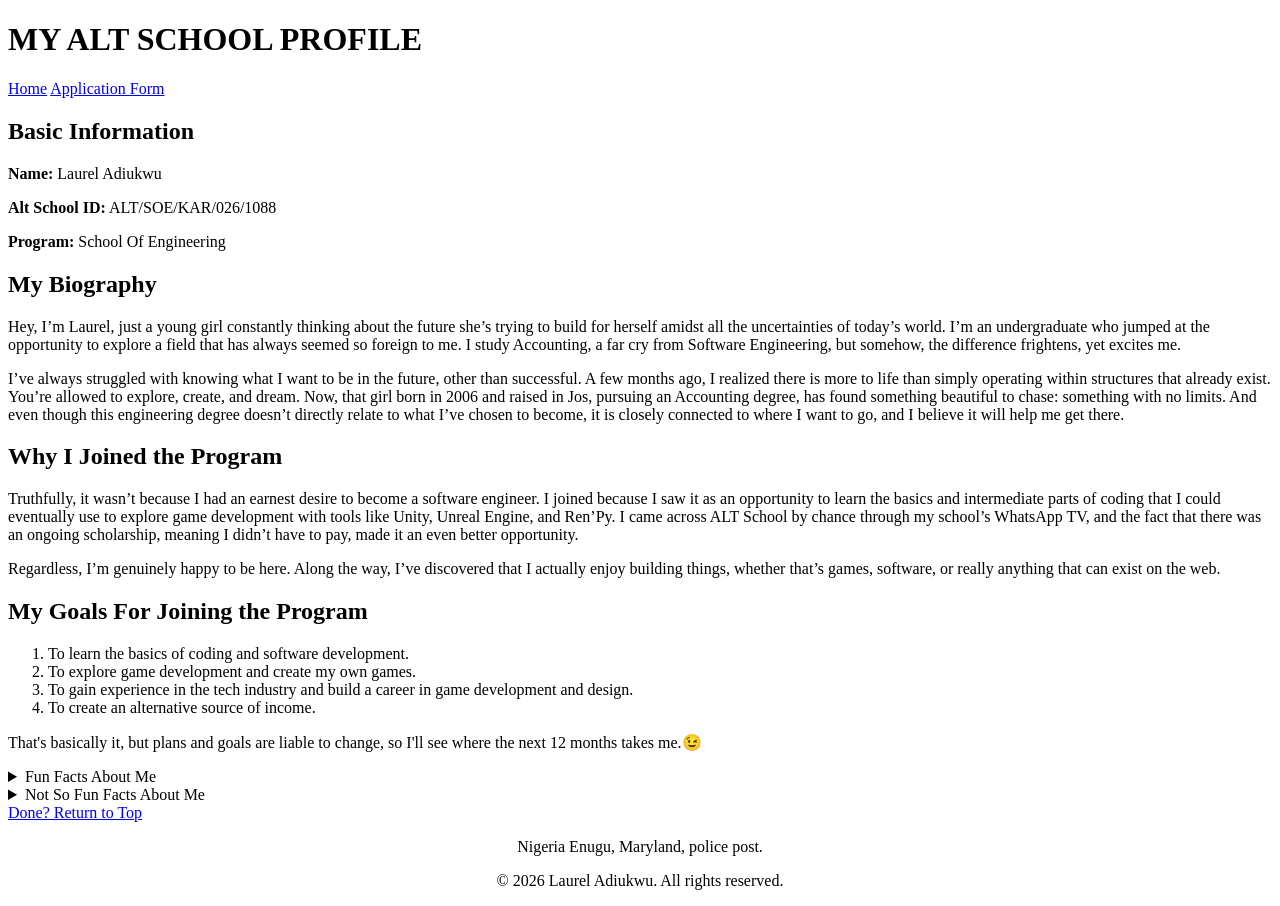
<file: index.html>
<!DOCTYPE html>
<html lang="en">

<head>
    <meta charset="UTF-8">
    <meta name="viewport" content="width=device-width, initial-scale=1.0">
    <title>Alt School Assignment</title>
</head>

<body>
    <header id="top">
        <h1>MY ALT SCHOOL PROFILE</h1>

        <nav aria-label="Main navigation">
            <a href="index.html">Home</a>
            <a href="form.html">Application Form</a>
        </nav>
    </header>
    <main>
        <section>
            <h2>Basic Information</h2>

            <p><strong>Name:</strong> Laurel Adiukwu</p>
            <p><strong>Alt School ID:</strong> ALT/SOE/KAR/026/1088</p>
            <p><strong>Program:</strong> School Of Engineering</p>
        </section>

        <section>
            <h2>My Biography</h2>

            <p>Hey, I’m Laurel, just a young girl constantly thinking about the future she’s trying to build for herself
                amidst all the uncertainties of today’s world. I’m an undergraduate who jumped at the opportunity to
                explore a field that has always seemed so foreign to me. I study Accounting, a far cry from Software
                Engineering, but somehow, the difference frightens, yet excites me.</p>

            <p>I’ve always struggled with knowing what I want to be in the future, other than successful. A few months
                ago, I realized there is more to life than simply operating within structures that already exist. You’re
                allowed to explore, create, and dream. Now, that girl born in 2006 and raised in Jos, pursuing an
                Accounting degree, has found something beautiful to chase: something with no limits. And even though
                this engineering degree doesn’t directly relate to what I’ve chosen to become, it is closely connected
                to where I want to go, and I believe it will help me get there.</p>

        </section>
        <section>
            <h2>Why I Joined the Program</h2>

            <p>Truthfully, it wasn’t because I had an earnest desire to become a software engineer. I joined because
                I saw it as an opportunity to learn the basics and intermediate parts of coding that I could
                eventually use to explore game development with tools like Unity, Unreal Engine, and Ren’Py. I came
                across ALT School by chance through my school’s WhatsApp TV, and the fact that there was an ongoing
                scholarship, meaning I didn’t have to pay, made it an even better opportunity.</p>

            <p>Regardless, I’m genuinely happy to be here. Along the way, I’ve discovered that I actually enjoy
                building things, whether that’s games, software, or really anything that can exist on the web.</p>
        </section>

        <section>
            <h2>My Goals For Joining the Program</h2>
            <ol>
                <li>To learn the basics of coding and software development.</li>
                <li>To explore game development and create my own games.</li>
                <li>To gain experience in the tech industry and build a career in game development and design.</li>
                <li>To create an alternative source of income.</li>
            </ol>

            <p>That's basically it, but plans and goals are liable to change, so I'll see where the next 12 months
                takes me.😉</p>
        </section>
        <details name="facts">
            <summary>Fun Facts About Me</summary>
            <ul>
                <li>I love various forms of entertainment, like reading fictional stories, watching movies etc.</li>
                <li>I'm an aspiring narrative designer and I've written novels and worked with publishing and game
                    studios.</li>
                <li>I enjoy playing video games, particularly RPGs.</li>
                <li>I've got a unique taste in music and regularly get bored with my playlists.</li>
            </ul>
        </details>
        <details name="facts">
            <summary>Not So Fun Facts About Me</summary>
            <p>Psyche, got you. Nothing to see here.</p>
        </details>
        <a href="#top">Done? Return to Top</a>
    </main>
    <center>
        <footer>
            <p>Nigeria Enugu, Maryland, police post.</p>
            <p>&copy; 2026 Laurel Adiukwu. All rights reserved.</p>
            </footer>
    </center>
</body>

</html>
</file>
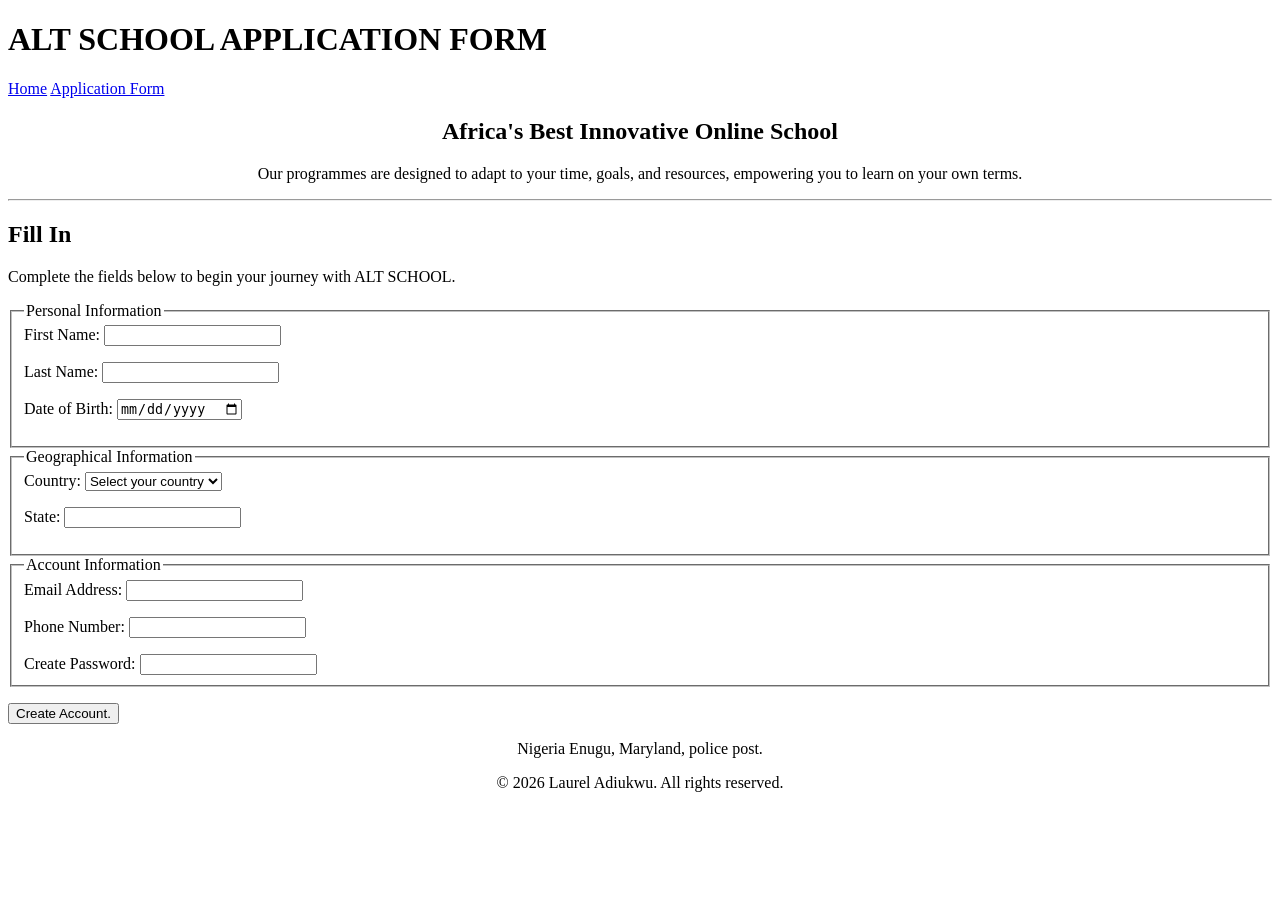
<file: form.html>
<!DOCTYPE html>
<html lang="en">

<head>
    <meta charset="UTF-8">
    <meta name="viewport" content="width=device-width, initial-scale=1.0">
    <title>Application Form</title>
</head>

<body>
    <header>
        <h1>ALT SCHOOL APPLICATION FORM</h1>

        <nav aria-label="Main navigation">
            <a href="index.html">Home</a>
            <a href="form.html">Application Form</a>
        </nav>
    </header>
    <main>
        <center>
            <h2>Africa's Best Innovative Online School</h2>
            <p>Our programmes are designed to adapt to your time, goals, and resources, empowering you to learn on your
                own terms.</p>
            <hr>
        </center>
        <h2>Fill In</h2>
        <p>Complete the fields below to begin your journey with ALT SCHOOL.</p>
        <form>
            <fieldset>
                <legend>Personal Information</legend>
                <label for="first-name">First Name:</label>
                <input type="text" id="first-name" name="first-name" required>

                <p>
                <label for="last-name">Last Name:</label>
                <input type="text" id="last-name" name="last-name" required>
                </p>
                
                <p>
                <label for="dob">Date of Birth:</label>
                <input type="date" id="dob" name="dob" required> 
                </p>
            </fieldset>

            <fieldset>
                <legend>Geographical Information</legend>
                <label for="country">Country:</label>
                <select id="country" name="country" required>
                    <option value="">Select your country</option>
                    <option value="nigeria">Nigeria</option>
                    <option value="ghana">Ghana</option>
                    <option value="kenya">Kenya</option>
                </select>
                
                <p>
                <label for="state">State:</label>
                <input type="text" id="state" name="state" required>  
                </p>
            </fieldset>

            <fieldset>
                <legend>Account Information</legend>
                <label for="email">Email Address:</label>
                <input type="email" id="email" name="email" required>
                
                <p>
                <label for="phone">Phone Number:</label>
                <input type="tel" id="phone" name="phone" required>  
                </p>
                
                <label for="password">Create Password:</label>
                <input type="password" id="password" name="password" required>
            </fieldset>

            <p>
            <button type="submit">Create Account.</button> 
            </p>
            
        </form>
    </main>
    <center>
        <footer>
            <p>Nigeria Enugu, Maryland, police post.</p>
            <p>&copy; 2026 Laurel Adiukwu. All rights reserved.</p>
        </footer>
    </center>
</body>

</html>
</file>
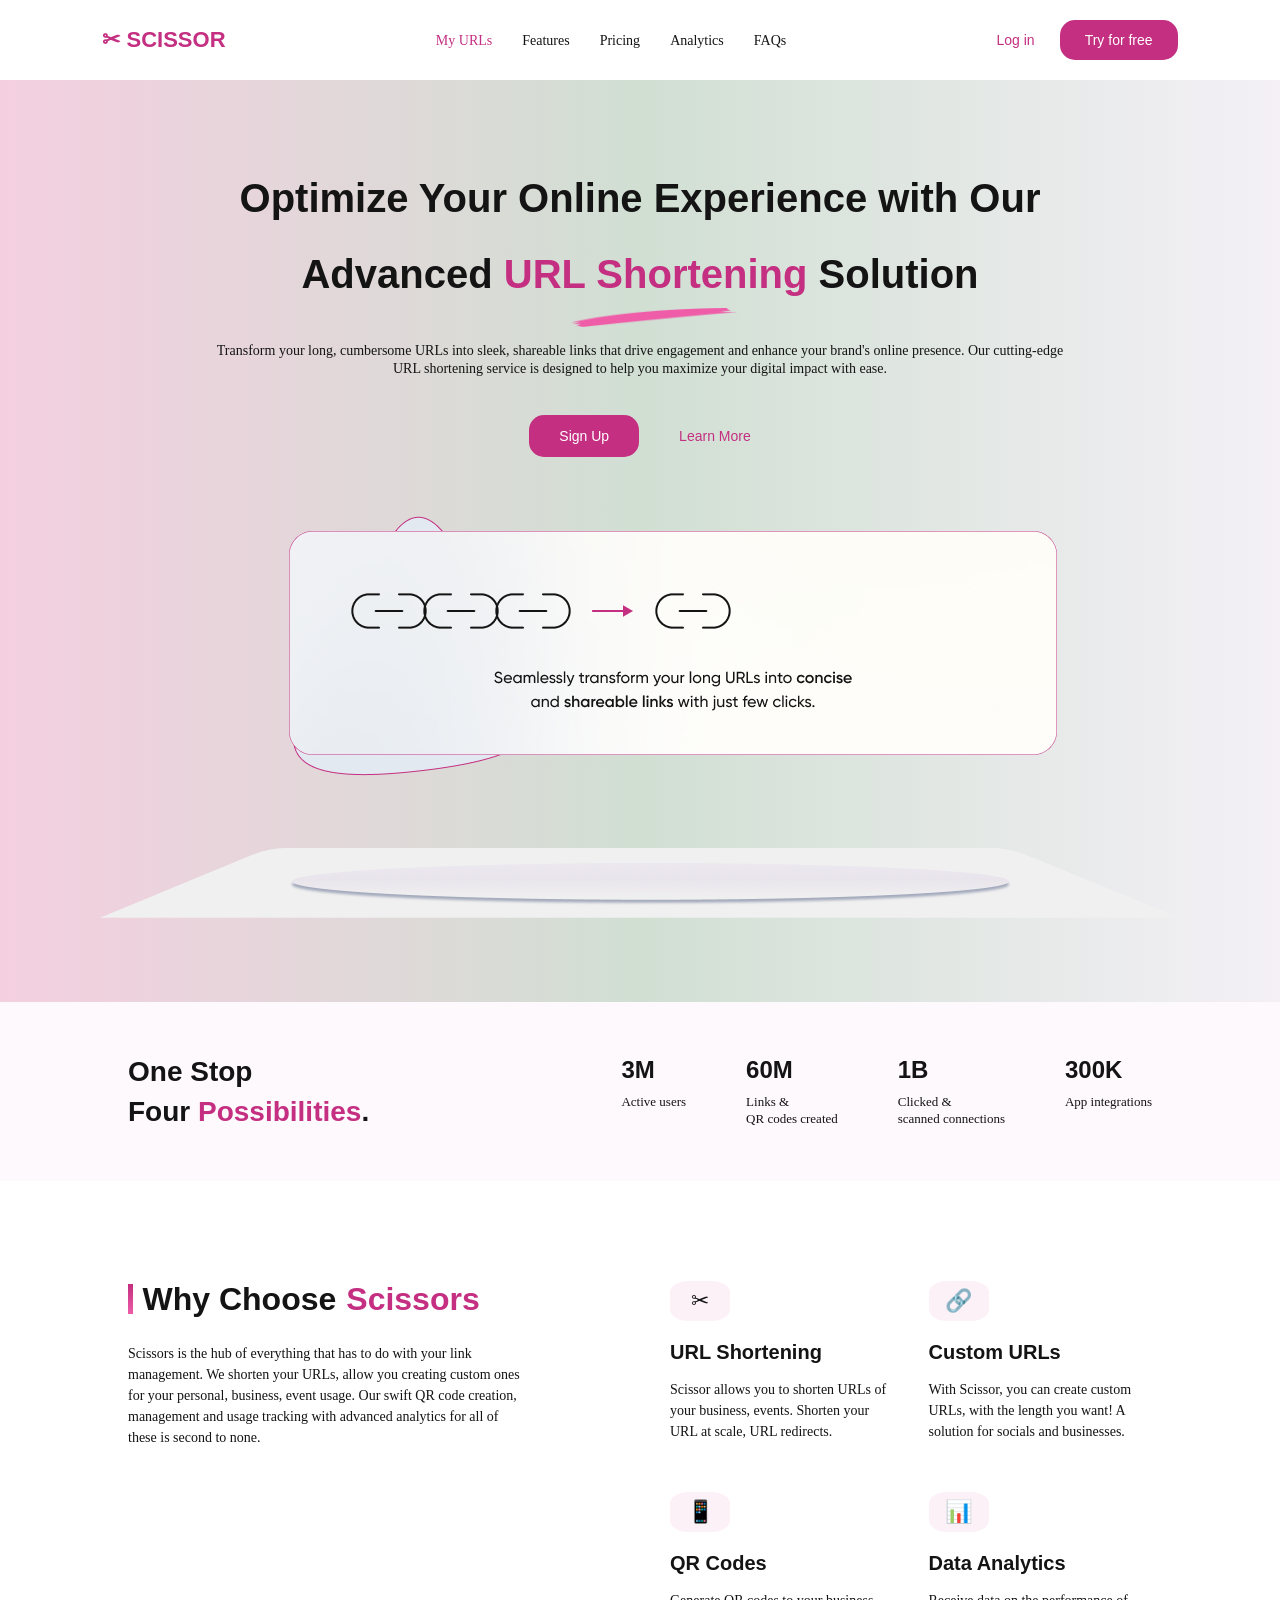
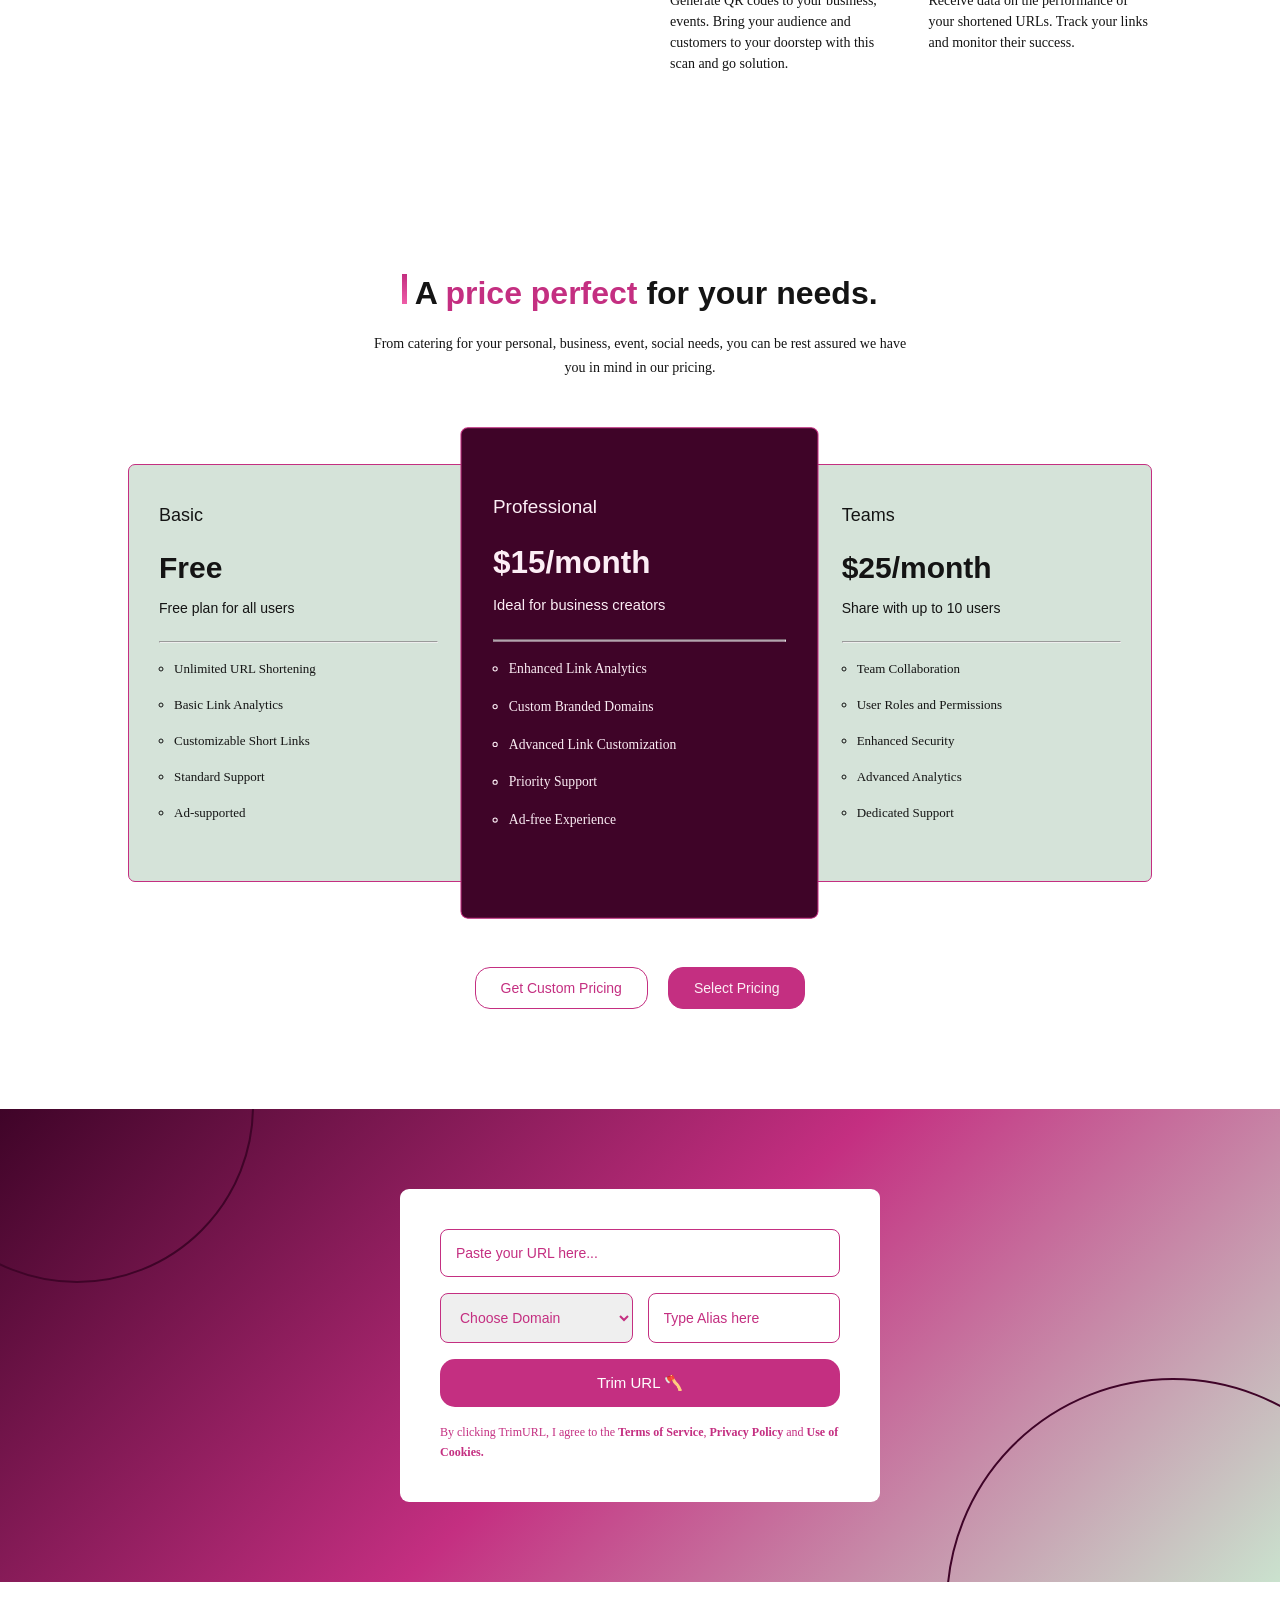
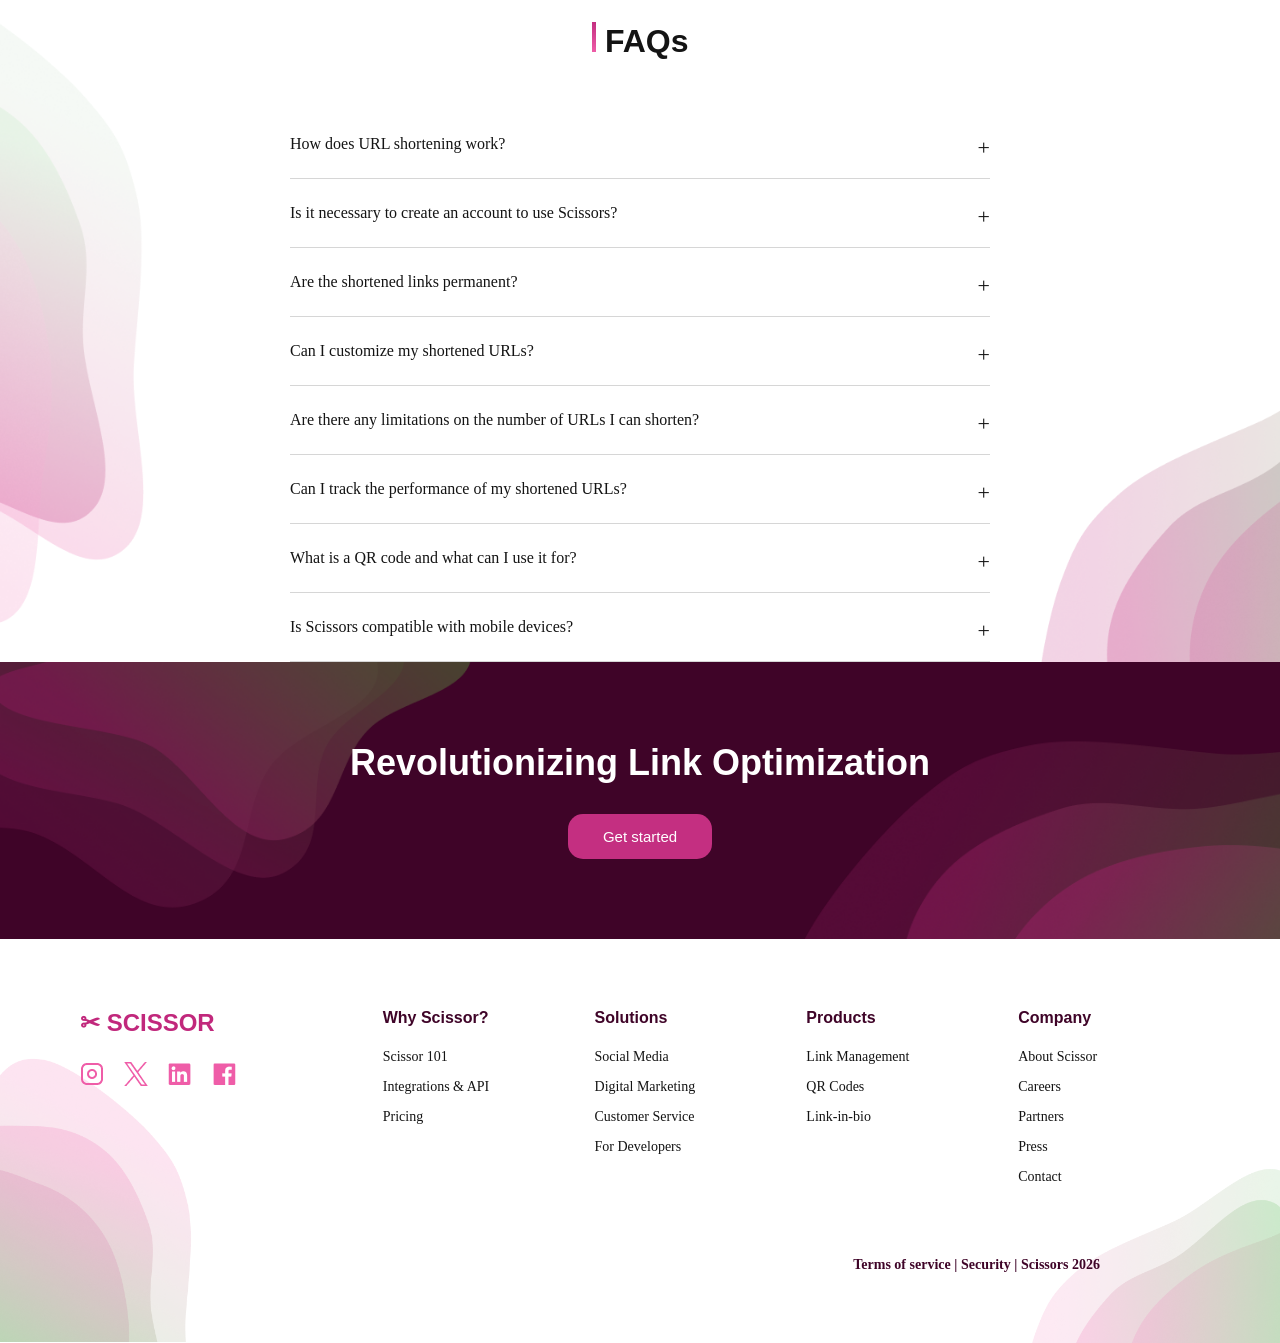
<file: assessment2/part1.html>
<!doctype html>
<html lang="en">

<head>
    <meta charset="UTF-8" />
    <meta name="viewport" content="width=device-width, initial-scale=1.0" />
    <title>Scissor - URL Shortening</title>
    <link rel="stylesheet" href="part1.css" />
</head>

<body>
    <header>
        <nav>
            <div class="logo">✂ SCISSOR</div>

            <ul>
                <li><a href="#"><span class="lit-up">My URLs</span></a></li>
                <li><a href="#">Features</a></li>
                <li><a href="#">Pricing</a></li>
                <li><a href="#">Analytics</a></li>
                <li><a href="#">FAQs</a></li>
            </ul>
            <div class="nav-buttons">
                <a href="#">Log in</a>
                <a href="#">Try for free</a>
            </div>
        </nav>
    </header>
    <main>
        <section class="hero">
            <h1>
                Optimize Your Online Experience with Our Advanced
                <span class="highlight">
                    URL Shortening
                    <img src="assets/figma, stroke..png" />
                </span>
                Solution
            </h1>
            <p>Transform your long, cumbersome URLs into sleek, shareable links that drive engagement and
                enhance your brand's online presence. Our cutting-edge URL shortening service is designed to
                help you maximize your digital impact with ease.</p>
            <div class="hero-buttons">
                <a href="#">Sign Up</a>
                <a href="#">Learn More</a>
            </div>
            <div class="hero-illustrations">
                <img src="assets/figma, scissors..png" alt="URL shortening Illustration" />
                <img src="assets/figma, platform..png" />
            </div>
        </section>
        <section class="statistics">
            <div class="stats-heading">
                <h2>
                    One Stop<br>
                    Four <span>Possibilities</span>.
                </h2>
            </div>
            <div class="stats-container">
                <div class="stat">
                    <h3>3M</h3>
                    <p>Active users</p>
                </div>

                <div class="stat">
                    <h3>60M</h3>
                    <p>Links &<br>QR codes created</p>
                </div>

                <div class="stat">
                    <h3>1B</h3>
                    <p>Clicked &<br>scanned connections</p>
                </div>

                <div class="stat">
                    <h3>300K</h3>
                    <p>App integrations</p>
                </div>
            </div>
        </section>

        <section class="features">

            <div class="features-intro">
                <h2 class="features-heading">
                    <img src="assets/figma, line..png" alt=""> Why Choose <span>Scissors</span>
                </h2>
                <p>
                    Scissors is the hub of everything that has to do with your link
                    management. We shorten your URLs, allow you creating custom ones
                    for your personal, business, event usage. Our swift QR code
                    creation, management and usage tracking with advanced analytics
                    for all of these is second to none.
                </p>
            </div>

            <div class="features-grid">

                <div class="feature">
                    <div class="feature-icon">✂</div>
                    <h3>URL Shortening</h3>
                    <p>
                        Scissor allows you to shorten URLs of your business,
                        events. Shorten your URL at scale, URL redirects.
                    </p>
                </div>

                <div class="feature">
                    <div class="feature-icon">🔗</div>
                    <h3>Custom URLs</h3>
                    <p>
                        With Scissor, you can create custom URLs, with the length
                        you want! A solution for socials and businesses.
                    </p>
                </div>

                <div class="feature">
                    <div class="feature-icon">📱</div>
                    <h3>QR Codes</h3>
                    <p>
                        Generate QR codes to your business, events. Bring your
                        audience and customers to your doorstep with this scan
                        and go solution.
                    </p>
                </div>

                <div class="feature">
                    <div class="feature-icon">📊</div>
                    <h3>Data Analytics</h3>
                    <p>
                        Receive data on the performance of your shortened URLs.
                        Track your links and monitor their success.
                    </p>
                </div>
            </div>
        </section>

        <section class="pricing">

            <div class="pricing-heading">
                <h2>
                    <img src="assets/figma, line..png">
                    A <span class="price-highlight">price perfect</span>
                    for your needs.
                </h2>
                <p>
                    From catering for your personal, business, event,
                    social needs, you can be rest assured we have you
                    in mind in our pricing.
                </p>
            </div>

            <div class="pricing-container">

                <div class="pricing-card">
                    <h3>Basic</h3>
                    <h2>Free</h2>
                    <p>Free plan for all users</p>
                    <hr />
                    <br>

                    <ul>
                        <li>Unlimited URL Shortening</li>
                        <li>Basic Link Analytics</li>
                        <li>Customizable Short Links</li>
                        <li>Standard Support</li>
                        <li>Ad-supported</li>
                    </ul>
                </div>

                <div class="pricing-card professional">
                    <h3>Professional</h3>
                    <h2>$15/month</h2>
                    <p>Ideal for business creators</p>
                    <hr />
                    <br>

                    <ul>
                        <li>Enhanced Link Analytics</li>
                        <li>Custom Branded Domains</li>
                        <li>Advanced Link Customization</li>
                        <li>Priority Support</li>
                        <li>Ad-free Experience</li>
                    </ul>
                </div>

                <div class="pricing-card">
                    <h3>Teams</h3>
                    <h2>$25/month</h2>
                    <p>Share with up to 10 users</p>
                    <hr />
                    <br>

                    <ul>
                        <li>Team Collaboration</li>
                        <li>User Roles and Permissions</li>
                        <li>Enhanced Security</li>
                        <li>Advanced Analytics</li>
                        <li>Dedicated Support</li>
                    </ul>
                </div>

            </div>

            <div class="pricing-buttons">
                <a href="#">Get Custom Pricing</a>
                <a href="#">Select Pricing</a>
            </div>
        </section>

        <section class="url-form-section">

            <form class="url-form">

                <input type="text" placeholder="Paste your URL here...">

                <div class="form-row">

                    <select>
                        <option value="">Choose Domain</option>
                        <option value="com">.com</option>
                        <option value="net">.net</option>
                        <option value="org">.org</option>
                    </select>

                    <input type="text" placeholder="Type Alias here">

                </div>

                <button type="submit">Trim URL 🪓</button>

                <p>
                    By clicking TrimURL, I agree to the
                    <strong>Terms of Service</strong>,
                    <strong>Privacy Policy</strong> and
                    <strong>Use of Cookies.</strong>
                </p>

            </form>

        </section>

        <section class="faq">

            <h2>
                <img src="assets/figma, line..png"> FAQs
            </h2>

            <div class="faq-container">

                <details>
                    <summary>How does URL shortening work?</summary>
                    <p>
                        URL shortening converts long URLs into shorter,
                        more manageable links that redirect users to the
                        original destination.
                    </p>
                </details>

                <details>
                    <summary>Is it necessary to create an account to use Scissors?</summary>
                    <p>
                        You can use some basic URL shortening features without
                        an account, but creating one gives you access to more
                        tools and link management features.
                    </p>
                </details>

                <details>
                    <summary>Are the shortened links permanent?</summary>
                    <p>
                        Shortened links remain active according to the service's
                        policies and the settings associated with your account.
                    </p>
                </details>

                <details>
                    <summary>Can I customize my shortened URLs?</summary>
                    <p>
                        Yes. You can create custom aliases and branded links
                        to make your shortened URLs more recognizable.
                    </p>
                </details>

                <details>
                    <summary>Are there any limitations on the number of URLs I can shorten?</summary>
                    <p>
                        The number of URLs you can shorten depends on your
                        selected pricing plan.
                    </p>
                </details>

                <details>
                    <summary>Can I track the performance of my shortened URLs?</summary>
                    <p>
                        Yes. Scissors provides analytics that allow you to
                        monitor clicks and other link performance metrics.
                    </p>
                </details>

                <details>
                    <summary>What is a QR code and what can I use it for?</summary>
                    <p>
                        A QR code is a scannable code that can direct users
                        to a website, link or other digital content.
                    </p>
                </details>

                <details>
                    <summary>Is Scissors compatible with mobile devices?</summary>
                    <p>
                        Yes. Scissors can be accessed on mobile devices
                        through compatible web browsers.
                    </p>
                </details>

            </div>

        </section>
        <section class="cta-section">
            <div class="call-to-action">
                <h2>
                    Revolutionizing Link Optimization
                </h2>
            </div>
            <div class="call-to-action-button">
                <a href="#">Get started</a>
            </div>
        </section>
    </main>
        <footer class="footer">
            <div class="footer-brand">
                <h2>✂ SCISSOR</h2>

                <div class="social-links">
                    <a href="#">
                        <img src="assets/figma, instagram.png" alt="Instagram">
                    </a>

                    <a href="#">
                        <img src="assets/figma, X.png" alt="X">
                    </a>

                    <a href="#">
                        <img src="assets/figma, linkedin.png" alt="LinkedIn">
                    </a>

                    <a href="#">
                        <img src="assets/figma, facebook.png" alt="Facebook">
                    </a>
                </div>
            </div>
            <div class="footer-column">
                <h3>Why Scissor?</h3>
                <ul>
                    <li><a href="#">Scissor 101</a></li>
                    <li><a href="#">Integrations & API</a></li>
                    <li><a href="#">Pricing</a></li>
                </ul>
            </div>

            <div class="footer-column">
                <h3>Solutions</h3>
                <ul>
                    <li><a href="#">Social Media</a></li>
                    <li><a href="#">Digital Marketing</a></li>
                    <li><a href="#">Customer Service</a></li>
                    <li><a href="#">For Developers</a></li>
                </ul>
            </div>

            <div class="footer-column">
                <h3>Products</h3>
                <ul>
                    <li><a href="#">Link Management</a></li>
                    <li><a href="#">QR Codes</a></li>
                    <li><a href="#">Link-in-bio</a></li>
                </ul>
            </div>

            <div class="footer-column">
                <h3>Company</h3>
                <ul>
                    <li><a href="#">About Scissor</a></li>
                    <li><a href="#">Careers</a></li>
                    <li><a href="#">Partners</a></li>
                    <li><a href="#">Press</a></li>
                    <li><a href="#">Contact</a></li>
                </ul>
            </div>
            <div class="information">
                <h5>
                    <a href="#">Terms of service |</a>
                    <a href="#">Security |</a>
                    <a href="#">Scissors 2026</a>
                </h5>
            </div>
        </footer>
</body>

</html>
</file>
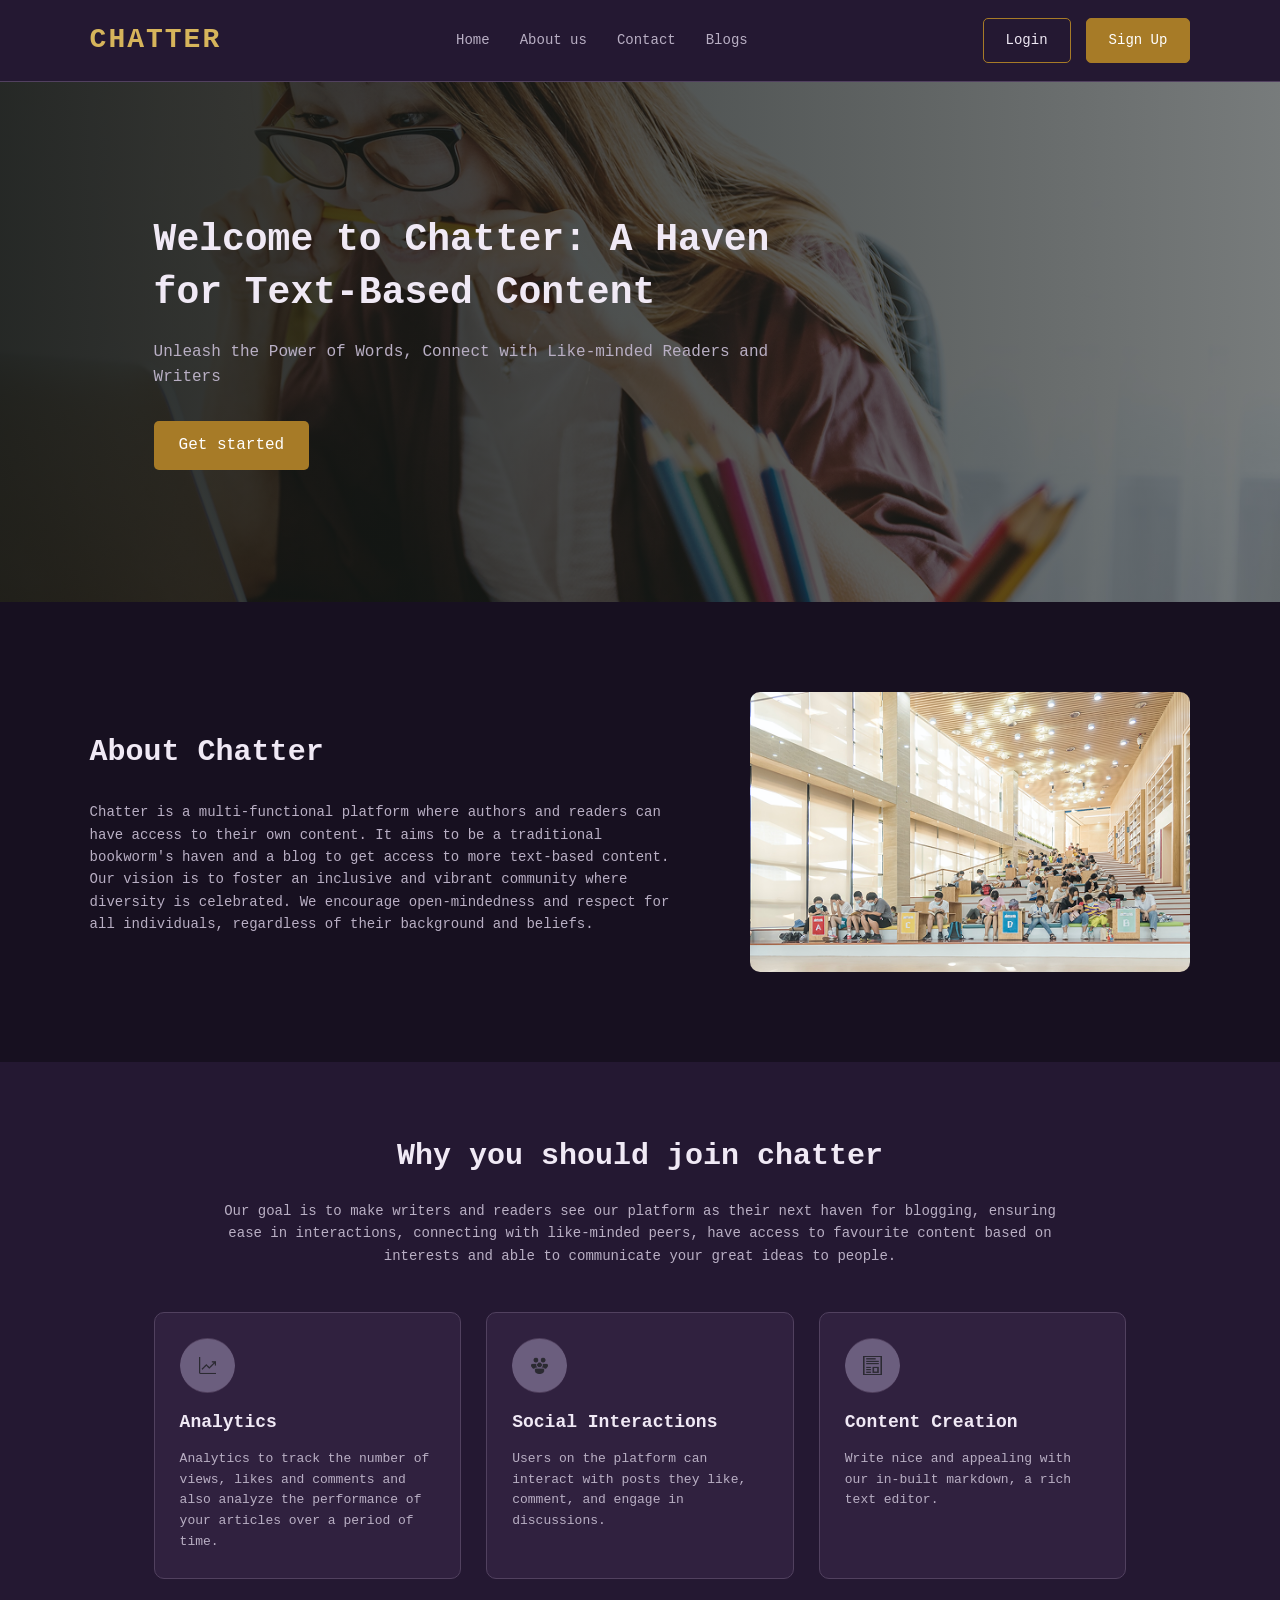
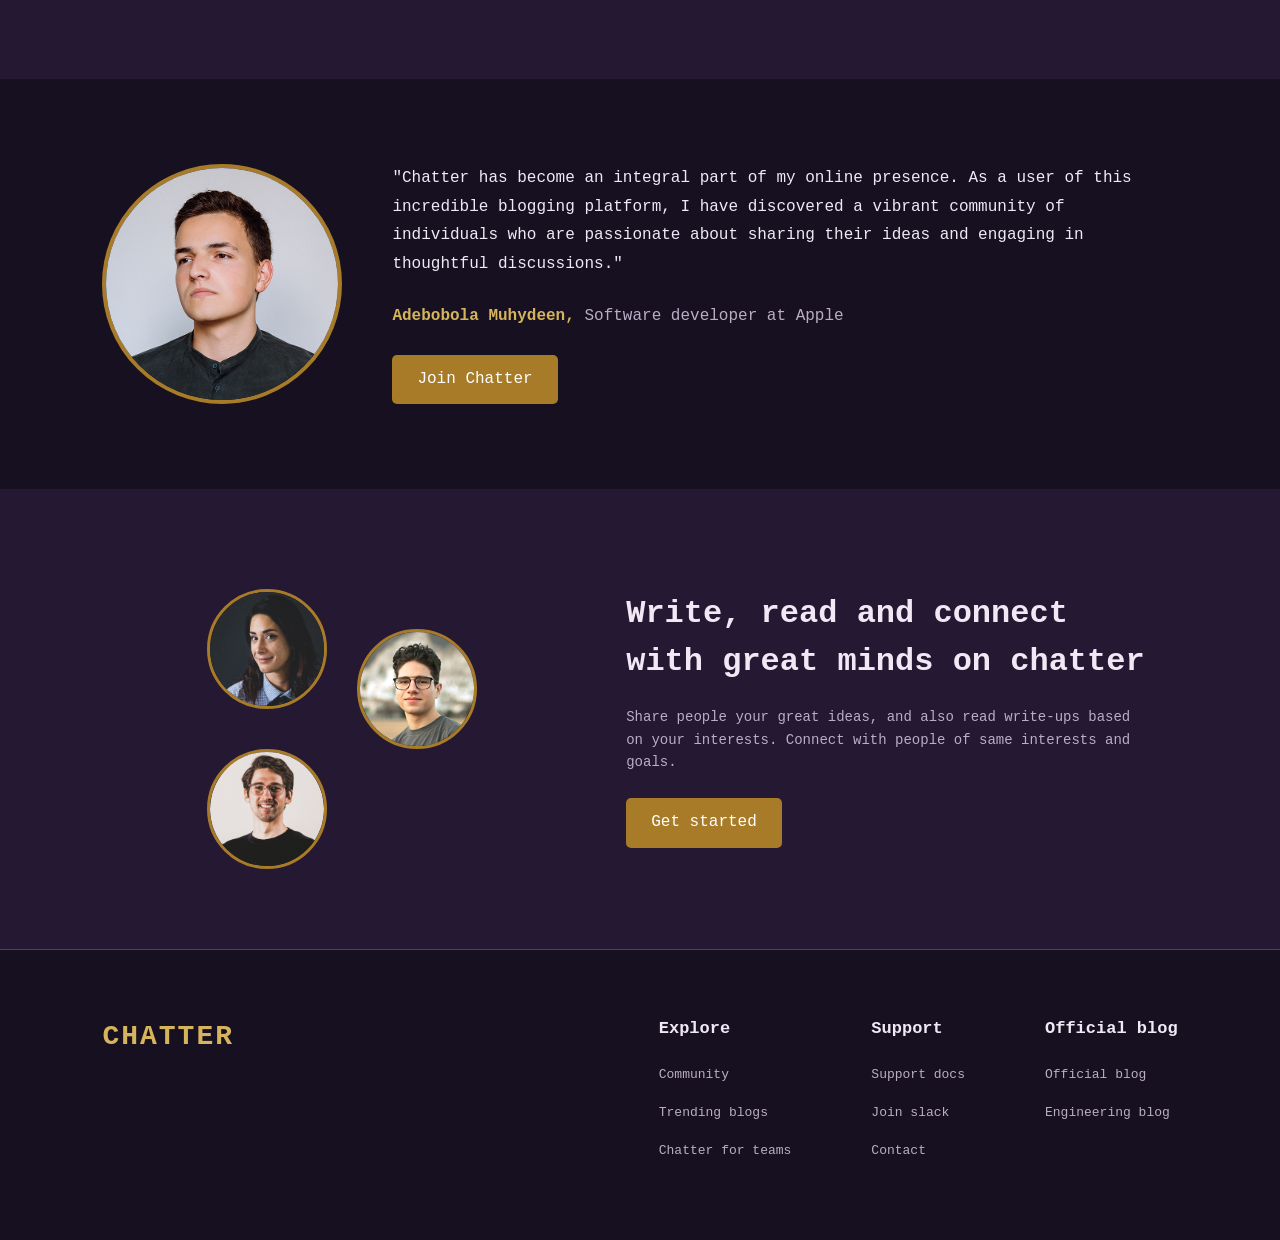
<file: exam/project.html>
<!DOCTYPE html>
<html lang="en">

<head>
    <meta charset="UTF-8">
    <meta name="viewport" content="width=device-width, initial-scale=1.0">
    <title>Chatter - Writers Haven</title>
    <link rel="stylesheet" href="style.css">
</head>

<body>
    <header>
        <nav class="nav-bar">

            <a href="#" class="logo">CHATTER</a>

            <ul class="nav-pages">
                <li><a href="#">Home</a></li>
                <li><a href="#">About us</a></li>
                <li><a href="#">Contact</a></li>
                <li><a href="#">Blogs</a></li>
            </ul>

            <div class="nav-sign">
                <a href="#">Login</a>
                <a href="#">Sign Up</a>
            </div>

            <details class="mobile-menu">
                <summary class="hamburger">
                    <span></span>
                    <span></span>
                    <span></span>
                </summary>

                <ul class="mobile-links">
                    <li><a href="#">Home</a></li>
                    <li><a href="#">About us</a></li>
                    <li><a href="#">Contact</a></li>
                    <li><a href="#">Blogs</a></li>
                </ul>
            </details>
        </nav>

    </header>
    <main>
        <section class="hero">
            <div class="introduction">

                <h1>Welcome to Chatter: A Haven for Text-Based Content</h1>

                <p>Unleash the Power of Words, Connect with Like-minded Readers and Writers</p>

                <a href="#">Get started</a>

            </div>
        </section>
        <section class="about-section">
            <div class="about-content">
                <h2>About Chatter</h2>

                <p>Chatter is a multi-functional platform where authors and readers can have access to their own
                    content. It aims to be a traditional bookworm's haven and a blog to get access to more text-based
                    content. Our vision is to foster an inclusive and vibrant community where diversity is celebrated.
                    We encourage open-mindedness and respect for all individuals, regardless of their background and
                    beliefs.</p>
            </div>
            <img src="assets/Grid assembly.png" alt="">
        </section>
        <section class="conviction">
            <div class="conviction-intro">
                <h2>Why you should join chatter</h2>
                <p>
                    Our goal is to make writers and readers see our platform as their next haven for blogging, ensuring
                    ease in interactions, connecting with like-minded peers, have access to favourite content based on
                    interests and able to communicate your great ideas to people.
                </p>
            </div>
            <div class="conviction-cards">
                <div class="conviction-card">
                    <img src="assets/Analytics.png" alt="">
                    <h3>Analytics</h3>
                    <p>Analytics to track the number of views, likes and comments and also analyze the performance of
                        your
                        articles over a period of time.</p>
                </div>
                <div class="conviction-card">
                    <img src="assets/Social interactions.png" alt="">
                    <h3>Social Interactions</h3>
                    <p>Users on the platform can interact with posts they like, comment, and engage in discussions.</p>
                </div>
                <div class="conviction-card">
                    <img src="assets/Content creation.png" alt="">
                    <h3>Content Creation</h3>
                    <p>Write nice and appealing with our in-built markdown, a rich text editor.</p>
                </div>
            </div>
        </section>
        <section class="testimonial">
            <img src="assets/Man bio.png" alt="image of Adebobola Muhydeen">
            <div class="testimonial-content">
                <blockquote>
                    <p>"Chatter has become an integral part of my online presence. As a user of this incredible blogging
                        platform, I have discovered a vibrant community of individuals who are passionate about sharing
                        their ideas and engaging in thoughtful discussions."</p>
                </blockquote>

                <p><span>Adebobola Muhydeen,</span> Software developer at Apple</p>

                <a href="#">Join Chatter</a>

            </div>
        </section>
        <section class="community">
            <div class="community-images">
                <img src="assets/1st bubble profile.png" alt="Chatter community member">
                <img src="assets/2nd bubble profile.png" alt="Chatter community member">
                <img src="assets/3rd bubble profile.png" alt="Chatter community member">
            </div>

            <div class="community-content">
                <h2>Write, read and connect with great minds on chatter</h2>

                <p>
                    Share people your great ideas, and also read write-ups based on your
                    interests. Connect with people of same interests and goals.
                </p>

                <a href="#">Get started</a>
            </div>
        </section>
    </main>
    <footer class="footer">

        <div class="footer-logo">
            <a href="#" class="logo">CHATTER</a>
        </div>

        <div class="footer-links">

            <div class="footer-column">
                <h3>Explore</h3>
                <ul>
                    <li><a href="#">Community</a></li>
                    <li><a href="#">Trending blogs</a></li>
                    <li><a href="#">Chatter for teams</a></li>
                </ul>
            </div>

            <div class="footer-column">
                <h3>Support</h3>
                <ul>
                    <li><a href="#">Support docs</a></li>
                    <li><a href="#">Join slack</a></li>
                    <li><a href="#">Contact</a></li>
                </ul>
            </div>

            <div class="footer-column">
                <h3>Official blog</h3>
                <ul>
                    <li><a href="#">Official blog</a></li>
                    <li><a href="#">Engineering blog</a></li>
                </ul>
            </div>

        </div>

    </footer>
</body>

</html>
</file>
<file: assessment2/part1.css>
* {
    margin: 0;
    padding: 0;
    box-sizing: border-box;
}

body {
    font-family: arial, sans-serif, georgia;
    color: #141414;
}

header {
    padding: 20px 8%;
}

nav {
    display: flex;
    justify-content: space-between;
    align-items: center;
}

.logo {
    color: #c42f81;
    font-size: 22px;
    font-weight: bold;
}

nav ul a .lit-up {
    color: #c42f81
}

nav ul {
    display: flex;
    list-style: none;
    gap: 30px;
    font-family: georgia
}

nav ul a {
    text-decoration: none;
    color: #141414;
    font-size: 14px;
}

.nav-buttons {
    display: flex;
    align-items: center;
    gap: 25px;
}

.nav-buttons a {
    text-decoration: none;
    color: #c42f81;
    font-size: 14px;
}

.nav-buttons a:last-child {
    background-color: #c42f81;
    color: white;
    padding: 12px 25px;
    border-radius: 15px;
}

.hero {
    text-align: center;
    padding: 80px 20px;
    background: linear-gradient(to right, rgb(244, 207, 224), #d1dfd3, #f4f0f6);
}

.hero h1 {
    font-size: 40px;
    line-height: 1.9;
    max-width: 850px;
    margin: 0 auto 20px;
}

.hero h1 span {
    color: #c42f81;
}

.hero h1 .highlight {
    position: relative;
    display: inline-block;
}

.hero h1 .highlight img {
    width: 55%;
    position: absolute;
    left: 22%;
    bottom: -15px;
}

.hero p {
    font-size: 14px;
    line-height: 1.3;
    max-width: 850px;
    margin: 30px auto 37px;
    font-family: georgia;
}

.hero-buttons {
    display: flex;
    justify-content: center;
    align-items: center;
    gap: 40px;
}

.hero-buttons a {
    text-decoration: none;
    color: #c42f81;
    font-size: 14px;
}

.hero-buttons a:first-child {
    background-color: #c42f81;
    color: white;
    padding: 13px 30px;
    border-radius: 15px;
}

.hero-illustrations {
    margin-top: 50px;
}

.statistics {
    display: flex;
    justify-content: space-between;
    align-items: center;
    padding: 50px 10%;
    background-color: #fef9fd;
}

.stats-heading h2 {
    font-size: 28px;
    line-height: 1.4;
}

.stats-heading span {
    color: #c42f81;
}

.stats-container {
    display: flex;
    justify-content: space-between;
    gap: 60px;
}

.stat h3 {
    font-size: 24px;
    margin-bottom: 10px;
}

.stat p {
    font-size: 13px;
    line-height: 1.3;
    font-family: georgia;
}

.features {
    display: grid;
    grid-template-columns: 1fr 1fr;
    gap: 60px;
    padding: 100px 10%;
}

.features-intro h2 {
    font-size: 32px;
    margin-bottom: 25px;
}

.features-intro h2 span {
    color: #c42f81;
}

.features-intro p {
    font-size: 14px;
    line-height: 1.5;
    max-width: 400px;
    font-family: georgia;
}

.features-grid {
    display: grid;
    grid-template-columns: 1fr 1fr;
    gap: 50px 35px;
}

.feature-icon {
    width: 60px;
    height: 40px;
    background-color: #fbf1f7;
    border-radius: 30%;
    display: flex;
    justify-content: center;
    align-items: center;
    font-size: 22px;
    margin-bottom: 20px;
}

.feature h3 {
    font-size: 20px;
    margin-bottom: 15px;
}

.feature p {
    font-size: 14px;
    line-height: 1.5;
    font-family: georgia;
}

.features-heading {
    display: flex;
    align-items: center;
    gap: 10px;
}

.features-heading img {
    width: 4.5px;
    height: 30px;
}

.pricing {
    padding: 100px 10%;
    text-align: center;
}

.pricing-heading h2 {
    font-size: 32px;
    margin-bottom: 20px;
}

.pricing-heading h2 span {
    color: #c42f81;
}

.pricing-heading p {
    font-size: 14px;
    line-height: 1.7;
    max-width: 550px;
    margin: 0 auto 60px;
    font-family: georgia;
}

.pricing-container {
    display: flex;
    justify-content: center;
    align-items: center;
    gap: 0;
}

.pricing-card ul {
    list-style: circle;
    padding-left: 15px;
}

.pricing-card {
    border: 1px solid #c42f81;
    border-radius: 7px;
    padding: 40px 30px;
    width: 33.33%;
    text-align: left;
    background-color: #d5e3d9;
}

.pricing-card h3 {
    font-size: 18px;
    font-weight: normal;
    margin-bottom: 25px;
}

.pricing-card h2 {
    font-size: 30px;
    margin-bottom: 15px;
}

.pricing-card p {
    font-size: 14px;
    margin-bottom: 25px;
}

.pricing-card li {
    font-size: 13px;
    margin-bottom: 20px;
    font-family: georgia;
}

.professional {
    background-color: #3f0428;
    color: rgb(252, 238, 245);
    padding-top: 65px;
    padding-bottom: 65px;
    transform: scale(1.05);
}

.pricing-buttons {
    display: flex;
    justify-content: center;
    gap: 20px;
    margin-top: 60px;
}

.pricing-buttons a {
    text-decoration: none;
    padding: 12px 25px;
    border-radius: 15px;
    border: 1px solid #c42f81;
    color: #c42f81;
    font-size: 14px;
}

.pricing-buttons a:last-child {
    background-color: #c42f81;
    color: rgb(252, 238, 245);
}

.pricing-heading img {
    width: 4.5px;
    height: 30px;
}

.url-form-section {
    background: linear-gradient(135deg,
            #3f0428,
            #c42f81,
            #cae2ce);
    padding: 80px 20px;
    display: flex;
    justify-content: center;
    align-items: center;
    position: relative;
    overflow: hidden;
}

.url-form-section::before {
    content: "";
    position: absolute;
    width: 350px;
    height: 350px;
    border: 2px solid #3f0428;
    border-radius: 50%;
    top: -180px;
    left: -100px;
}

.url-form-section::after {
    content: "";
    position: absolute;
    width: 450px;
    height: 450px;
    border: 2px solid #3f0428;
    border-radius: 50%;
    bottom: -250px;
    right: -120px;
}

.url-form {
    background-color: white;
    padding: 40px;
    border-radius: 9px;
    width: 100%;
    max-width: 480px;
    display: flex;
    flex-direction: column;
    gap: 16px;
    position: relative;
    z-index: 1;
}

.url-form input,
.url-form select {
    width: 100%;
    padding: 15px;
    border: 1px solid #c42f81;
    border-radius: 8px;
    font-size: 14px;
    outline: none;
    color: #c42f81;
}

.url-form input::placeholder {
    color: #c42f81;
}

.form-row {
    display: flex;
    gap: 15px;
}

.url-form button {
    background-color: #c42f81;
    color: white;
    border: none;
    padding: 15px;
    border-radius: 15px;
    font-size: 15px;
    cursor: pointer;
}

.url-form p {
    font-size: 12px;
    line-height: 1.6;
    color: #c42f81;
    font-family: georgia;
}

.url-form strong {
    color: #c42f81;
}


/* FAQ SECTION */

.faq {
    background-image:
        url("assets/figma\,\ upside\ fog.png"),
        url("assets/figma\,\ downside\ fog.png");
    background-repeat: no-repeat, no-repeat;
    background-position: left top, right bottom;
    background-size: 300px, 300px;
}

.faq h2 {
    text-align: center;
    font-size: 32px;
    margin-bottom: 50px;
    margin-top: 40px;
}

.faq-container {
    max-width: 700px;
    margin: 0 auto;
}

.faq details {
    border-bottom: 1px solid #d6d6d6;
    padding: 25px 0;
}

.faq summary {
    font-size: 16px;
    cursor: pointer;
    list-style: none;
    position: relative;
    padding-right: 30px;
    font-family: georgia;
}

.faq summary::-webkit-details-marker {
    display: none;
}

.faq summary::after {
    content: "+";
    position: absolute;
    right: 0;
    top: 0;
    font-size: 22px;
}

.faq details[open] summary::after {
    content: "−";
}

.faq details p {
    font-size: 14px;
    line-height: 1.7;
    color: #5d2d4b;
    margin-top: 20px;
}

.faq h2 img {
    width: 4.5px;
    height: 30px;
}

.cta-section {
    background-color: #3f0428;
    padding: 80px 20px;
    text-align: center;
    background-image:
        url("assets/figma\,\ next\ upside.png"),
        url("assets/figma\,\ next\ downside.png");
    background-repeat: no-repeat, no-repeat;
    background-position: left top, right bottom;
    background-size: 600px, 550px;
}

.call-to-action h2 {
    color: white;
    font-size: 36px;
    margin-bottom: 30px;
}

.call-to-action-button a {
    display: inline-block;
    background-color: #c42f81;
    color: white;
    text-decoration: none;
    padding: 14px 35px;
    border-radius: 15px;
    font-size: 15px;
}

.footer {
    display: grid;
    grid-template-columns: 1.5fr repeat(4, 1fr);
    gap: 30px;
    padding: 70px 80px;
    background-color: white;
    background-image:
        url("assets/figma\,\ next2\ downside.png"),
        url("assets/figma\,\ next3\ downside.png");
    background-repeat: no-repeat, no-repeat;
    background-position: left bottom, right bottom;
    background-size: 300px, 300px;
}

.footer-brand h2 {
    color: #c1287c;
    margin-bottom: 25px;
}

.social-links {
    display: flex;
    flex-direction: column;
    gap: 12px;
}

.social-links {
    display: flex;
    flex-direction: row;
    gap: 20px;
    align-items: center;
}

.social-links img {
    width: 24px;
    height: 24px;
    object-fit: contain;
}

.footer-column h3 {
    font-size: 16px;
    margin-bottom: 20px;
    color: #3f0428;
}

.footer-column ul {
    list-style: none;
    padding: 0;
    margin: 0;
}

.footer-column li {
    margin-bottom: 12px;
}

.footer a {
    color: #141414;
    text-decoration: none;
    font-size: 14px;
    font-family: Georgia;
}

.information {
    grid-column: 1 / -1;
    text-align: right;
    margin-top: 30px;
    padding-right: 100px;
}

.information a { 
    color: #3f0428;
    text-decoration: none;
}

/* Make images fit their containers */
img {
    max-width: 100%;
    height: auto;
}


/* TABLET: 768px and below */
@media screen and (max-width: 768px) {

    /* Navigation */
    header {
        padding: 20px 5%;
    }

    nav {
        flex-wrap: wrap;
        justify-content: center;
        gap: 20px;
    }

    nav ul {
        flex-wrap: wrap;
        justify-content: center;
        gap: 18px;
    }

    /* Hero */
    .hero {
        padding: 60px 25px;
    }

    .hero h1 {
        font-size: 32px;
        line-height: 1.4;
    }

    /* Statistics */
    .statistics {
        flex-direction: column;
        align-items: flex-start;
        gap: 30px;
        padding: 45px 7%;
    }

    .stats-container {
        display: grid;
        grid-template-columns: repeat(2, minmax(0, 1fr));
        gap: 30px;
        width: 100%;
    }

    /* Features */
    .features {
        grid-template-columns: 1fr;
        padding: 60px 7%;
        gap: 40px;
    }

    .features-grid {
        grid-template-columns: repeat(2, minmax(0, 1fr));
        gap: 35px 25px;
    }

    /* Pricing */
    .pricing {
        padding: 60px 5%;
    }

    .pricing-container {
        flex-wrap: wrap;
        gap: 20px;
    }

    .pricing-card {
        width: 45%;
    }

    .professional {
        transform: none;
    }

    /* FAQ */
    .faq {
        padding: 40px 25px;
        background-size: 180px, 180px;
    }

    .faq-container {
        width: 100%;
    }

    /* Footer */
    .footer {
        grid-template-columns: repeat(2, minmax(0, 1fr));
        padding: 45px 30px;
    }

    .footer-brand {
        grid-column: 1 / -1;
    }
}


/* MOBILE: 480px and below */
@media screen and (max-width: 480px) {

    /* Navigation */
    header {
        padding: 18px 15px;
    }

    nav {
        gap: 18px;
    }

    nav ul {
        width: 100%;
        flex-wrap: nowrap;
        justify-content: flex-start;
        overflow-x: auto;
        gap: 20px;
        padding-bottom: 5px;
    }

    nav ul a {
        font-size: 13px;
        white-space: nowrap;
    }

    .nav-buttons {
        gap: 25px;
    }

    /* Hero */
    .hero {
        padding: 45px 18px;
    }

    .hero h1 {
        font-size: 27px;
        line-height: 1.4;
    }

    .hero p {
        font-size: 13px;
        line-height: 1.6;
    }

    .hero-buttons {
        gap: 20px;
    }

    .hero-illustrations {
        display: flex;
        flex-direction: column;
        gap: 15px;
    }

    /* Statistics */
    .statistics {
        padding: 40px 20px;
    }

    .stats-heading h2 {
        font-size: 23px;
    }

    .stats-container {
        gap: 25px 15px;
    }

    .stat h3 {
        font-size: 20px;
    }

    .stat p {
        font-size: 12px;
    }

    /* Features */
    .features {
        padding: 45px 20px;
        gap: 35px;
    }

    .features-heading {
        flex-wrap: wrap;
        font-size: 25px;
    }

    .features-intro p {
        font-size: 13px;
    }

    .features-grid {
        grid-template-columns: repeat(2, minmax(0, 1fr));
        gap: 30px 18px;
    }

    .feature-icon {
        width: 45px;
        height: 40px;
        font-size: 19px;
    }

    .feature h3 {
        font-size: 16px;
    }

    .feature p {
        font-size: 12px;
        line-height: 1.5;
    }

    /* Pricing */
    .pricing {
        padding: 45px 20px;
    }

    .pricing-heading h2 {
        font-size: 25px;
        line-height: 1.4;
    }

    .pricing-heading p {
        font-size: 13px;
        margin-bottom: 35px;
    }

    .pricing-container {
        flex-direction: column;
        gap: 20px;
    }

    .pricing-card {
        width: 100%;
        max-width: 360px;
        padding: 28px 24px;
    }

    .professional {
        padding-top: 28px;
        padding-bottom: 28px;
    }

    .pricing-card h2 {
        font-size: 26px;
    }

    .pricing-buttons {
        flex-wrap: wrap;
        margin-top: 35px;
    }

    /* URL form */
    .url-form-section {
        padding: 45px 15px;
    }

    .url-form {
        padding: 25px 18px;
    }

    .form-row {
        flex-direction: column;
    }

    /* FAQ */
    .faq {
        padding: 35px 20px;
        background-size: 100px, 100px;
    }

    .faq h2 {
        font-size: 25px;
        margin-bottom: 30px;
    }

    .faq details {
        padding: 20px 0;
    }

    .faq summary {
        font-size: 14px;
        line-height: 1.5;
    }

    .faq details p {
        font-size: 13px;
    }

    /* Call to action */
    .cta-section {
        padding: 50px 20px;
        background-size: 180px, 180px;
    }

    .call-to-action h2 {
        font-size: 26px;
        line-height: 1.4;
    }

    /* Footer */
    .footer {
        grid-template-columns: repeat(2, minmax(0, 1fr));
        gap: 30px 15px;
        padding: 40px 20px;
        background-size: 120px, 120px;
    }

    .footer-brand {
        grid-column: 1 / -1;
    }

    .footer-column h3 {
        font-size: 14px;
    }

    .footer a {
        font-size: 12px;
    }

    .information {
        grid-column: 1 / -1;
        padding-right: 0;
        text-align: center;
    }
}
</file>
<file: exam/style.css>
/* =================================
   1. GLOBAL STYLES
================================= */

:root {
    --bg-dark: #171020;
    --bg-surface: #241832;
    --bg-card: #30213F;
    --emerald: #A77B27;
    --emerald-light: #D6B45B;
    --text-light: #F0E9F5;
    --text-muted: #B9AFC4;
    --border: #51415F;
}

* {
    margin: 0;
    padding: 0;
    box-sizing: border-box;
}

body {
    font-family: 'Courier New', Courier, monospace;
    background-color: var(--bg-dark);
    color: var(--text-light);
    line-height: 1.6;
}

a {
    text-decoration: none;
    color: inherit;
}

ul {
    list-style: none;
}

img {
    max-width: 100%;
    display: block;
}

.mobile-menu {
    display: none;
}


/* =================================
   2. NAVIGATION BAR
================================= */

.nav-bar {
    display: flex;
    justify-content: space-between;
    align-items: center;
    padding: 18px 7%;
    background-color: var(--bg-surface);
    border-bottom: 1px solid var(--border);
    gap: 30px;
}

.logo {
    color: var(--emerald-light);
    font-size: 28px;
    font-weight: bold;
    letter-spacing: 2px;
}

.nav-pages {
    display: flex;
    align-items: center;
    gap: 30px;
}

.nav-pages a {
    color: var(--text-muted);
    font-size: 14px;
    transition: color 0.3s ease;
}

.nav-pages a:hover {
    color: var(--emerald-light);
}

.nav-sign {
    display: flex;
    align-items: center;
    gap: 15px;
}

.nav-sign a {
    padding: 10px 22px;
    border: 1px solid var(--emerald);
    border-radius: 5px;
    font-size: 14px;
}

.nav-sign a:last-child {
    background-color: var(--emerald);
    color: white;
}

.nav-sign a:hover {
    background-color: var(--emerald-light);
    color: white;
}


/* =================================
   3. HERO SECTION
================================= */

.hero {
    min-height: 520px;
    display: flex;
    align-items: center;
    padding: 70px 12%;

    background-image:
        linear-gradient(90deg,
            rgba(16, 20, 18, 0.90),
            rgba(16, 20, 18, 0.55)),
        url("assets/Background\ image.png");

    background-size: cover;
    background-position: center;
    background-repeat: no-repeat;
}

.introduction {
    max-width: 650px;
}

.introduction h1 {
    font-size: 38px;
    line-height: 1.4;
    margin-bottom: 20px;
}

.introduction p {
    color: var(--text-muted);
    font-size: 16px;
    margin-bottom: 30px;
}

.introduction a,
.community-content a {
    display: inline-block;
    background-color: var(--emerald);
    color: white;
    padding: 12px 25px;
    border-radius: 5px;
    transition: background-color 0.3s ease;
}

.introduction a:hover,
.community-content a:hover, .testimonial-content a:hover {
    background-color: var(--emerald-light);
}


/* =================================
   4. ABOUT SECTION
================================= */

.about-section {
    display: flex;
    align-items: center;
    justify-content: space-between;
    gap: 60px;
    padding: 90px 7%;
    background-color: var(--bg-dark);
}

.about-content {
    flex: 1;
}

.about-content h2 {
    font-size: 30px;
    margin-bottom: 25px;
}

.about-content p {
    color: var(--text-muted);
    font-size: 14px;
}

.about-section img {
    width: 40%;
    height: 280px;
    object-fit: cover;
    border-radius: 10px;
}


/* =================================
   5. WHY JOIN CHATTER
================================= */

.conviction {
    padding: 70px 12% 100px;
    background-color: var(--bg-surface);
}

.conviction-intro {
    max-width: 850px;
    margin: 0 auto 45px;
    text-align: center;
}

.conviction-intro h2 {
    font-size: 30px;
    margin-bottom: 20px;
}

.conviction-intro p {
    color: var(--text-muted);
    font-size: 14px;
}

.conviction-cards {
    display: flex;
    justify-content: center;
    gap: 25px;
}

.conviction-card {
    flex: 1;
    background-color: var(--bg-card);
    border: 1px solid var(--border);
    border-radius: 10px;
    padding: 25px;
    transition: transform 0.3s ease,
        border-color 0.3s ease;
}

.conviction-card:hover {
    transform: translateY(-5px);
    border-color: var(--emerald);
}

.conviction-card img {
    width: 55px;
    height: 55px;
    object-fit: contain;
    margin-bottom: 15px;
    background-color: var( --border);
    padding: 0;
    border-radius: 50px;
}

.conviction-card h3 {
    font-size: 18px;
    margin-bottom: 12px;
}

.conviction-card p {
    font-size: 13px;
    color: var(--text-muted);
}


/* =================================
   6. TESTIMONIAL
================================= */

.testimonial {
    display: flex;
    align-items: center;
    gap: 50px;
    padding: 85px 8%;
    background-color: var(--bg-dark);
}

.testimonial>img {
    width: 240px;
    height: 240px;
    object-fit: cover;
    border-radius: 50%;
    border: 4px solid var(--emerald);
}

.testimonial-content {
    flex: 1;
}

.testimonial-content blockquote {
    font-size: 16px;
    line-height: 1.8;
    margin-bottom: 25px;
}

.testimonial-content>p {
    color: var(--text-muted);
    margin-bottom: 25px;
}

.testimonial-content span {
    color: var(--emerald-light);
    font-weight: bold;
}

.testimonial-content>a {
    display: inline-block;
    background-color: var(--emerald);
    color: white;
    padding: 12px 25px;
    border-radius: 5px;
}


/* =================================
   7. COMMUNITY SECTION
================================= */

.community {
    display: flex;
    align-items: center;
    justify-content: space-between;
    gap: 60px;
    padding: 100px 10%;
    background-color: var(--bg-surface);
}

.community-images {
    flex: 1;
    display: grid;
    grid-template-columns: repeat(2, 130px);
    gap: 20px;
    justify-content: center;
    align-items: center;
}

.community-images img {
    width: 120px;
    height: 120px;
    border-radius: 50%;
    object-fit: cover;
    border: 3px solid var(--emerald);
}

.community-images img:nth-child(2) {
    transform: translateY(40px);
}

.community-images img:nth-child(3) {
    transform: translateY(20px);
}

.community-content {
    flex: 1.2;
}

.community-content h2 {
    font-size: 32px;
    line-height: 1.5;
    margin-bottom: 20px;
}

.community-content p {
    color: var(--text-muted);
    font-size: 14px;
    margin-bottom: 25px;
}


/* =================================
   8. FOOTER
================================= */

.footer {
    display: flex;
    justify-content: space-between;
    gap: 50px;
    padding: 65px 8%;
    background-color: var(--bg-dark);
    border-top: 1px solid var(--border);
}

.footer-links {
    display: flex;
    justify-content: space-between;
    gap: 80px;
}

.footer-column h3 {
    margin-bottom: 20px;
    font-size: 17px;
}

.footer-column li {
    margin-bottom: 12px;
}

.footer-column a {
    color: var(--text-muted);
    font-size: 13px;
}

.footer-column a:hover {
    color: var(--emerald-light);
}

.mobile-menu {
        display: none;
        position: relative;
    }

/* =================================
   9. RESPONSIVE DESIGN
================================= */

@media (max-width: 768px) {

    .nav-bar {
        flex-direction: row;
        flex-wrap: nowrap;
        justify-content: space-between;
        gap: 10px;
        padding: 15px 5%;
    }

    .nav-bar .nav-pages {
        display: none;
    }

    .nav-sign {
        flex-direction: row;
        gap: 8px;
    }

    .introduction h1 {
        font-size: 29px;
    }

    .about-section {
        flex-direction: column;
        align-items: flex-start;
        padding: 60px 7%;
    }

    .about-section img {
        width: 100%;
    }

    .conviction {
        padding: 60px 7%;
    }

    .conviction-cards {
        flex-wrap: wrap;
    }

    .conviction-card {
        flex: 1 1 250px;
    }

    .testimonial {
        flex-direction: column;
        text-align: center;
    }

    .community {
        flex-direction: column;
        text-align: center;
    }

    .community-content h2 {
        font-size: 26px;
    }

    .footer {
        flex-direction: column;
    }

    .footer-links {
        flex-wrap: wrap;
        gap: 35px;
    }

    .mobile-menu {
        display: block;
        position: relative;
    }

    .hamburger {
        display: flex;
        flex-direction: column;
        gap: 5px;
        padding: 8px;
        cursor: pointer;
        list-style: none;
    }

    .hamburger::-webkit-details-marker {
        display: none;
    }

    .hamburger span {
        width: 24px;
        height: 3px;
        background-color: var(--emerald-light);
        border-radius: 3px;
    }

    .mobile-links {
        position: absolute;
        top: 45px;
        right: 0;
        width: 180px;
        padding: 10px;
        background-color: var(--bg-surface);
        border: 1px solid var(--border);
        border-radius: 8px;
        z-index: 100;
    }

    .mobile-links a {
        display: block;
        padding: 12px;
        color: var(--text-light);
    }

    .mobile-links a:hover {
        color: var(--emerald-light);
        background-color: var(--bg-card);
    }
}


@media (max-width: 480px) {

    .nav-pages {
        gap: 12px;
    }

    .nav-pages a {
        font-size: 12px;
    }

    .nav-sign a {
        padding: 9px 9px;
    }

    .introduction h1 {
        font-size: 25px;
    }

    .hero {
        padding: 60px 7%;
    }

    .conviction-card {
        flex-basis: 100%;
    }

    .community-images {
        grid-template-columns: repeat(2, 100px);
    }

    .community-images img {
        width: 95px;
        height: 95px;
    }

    .footer-links {
        flex-direction: column;
        gap: 25px;
    }
}
</file>
